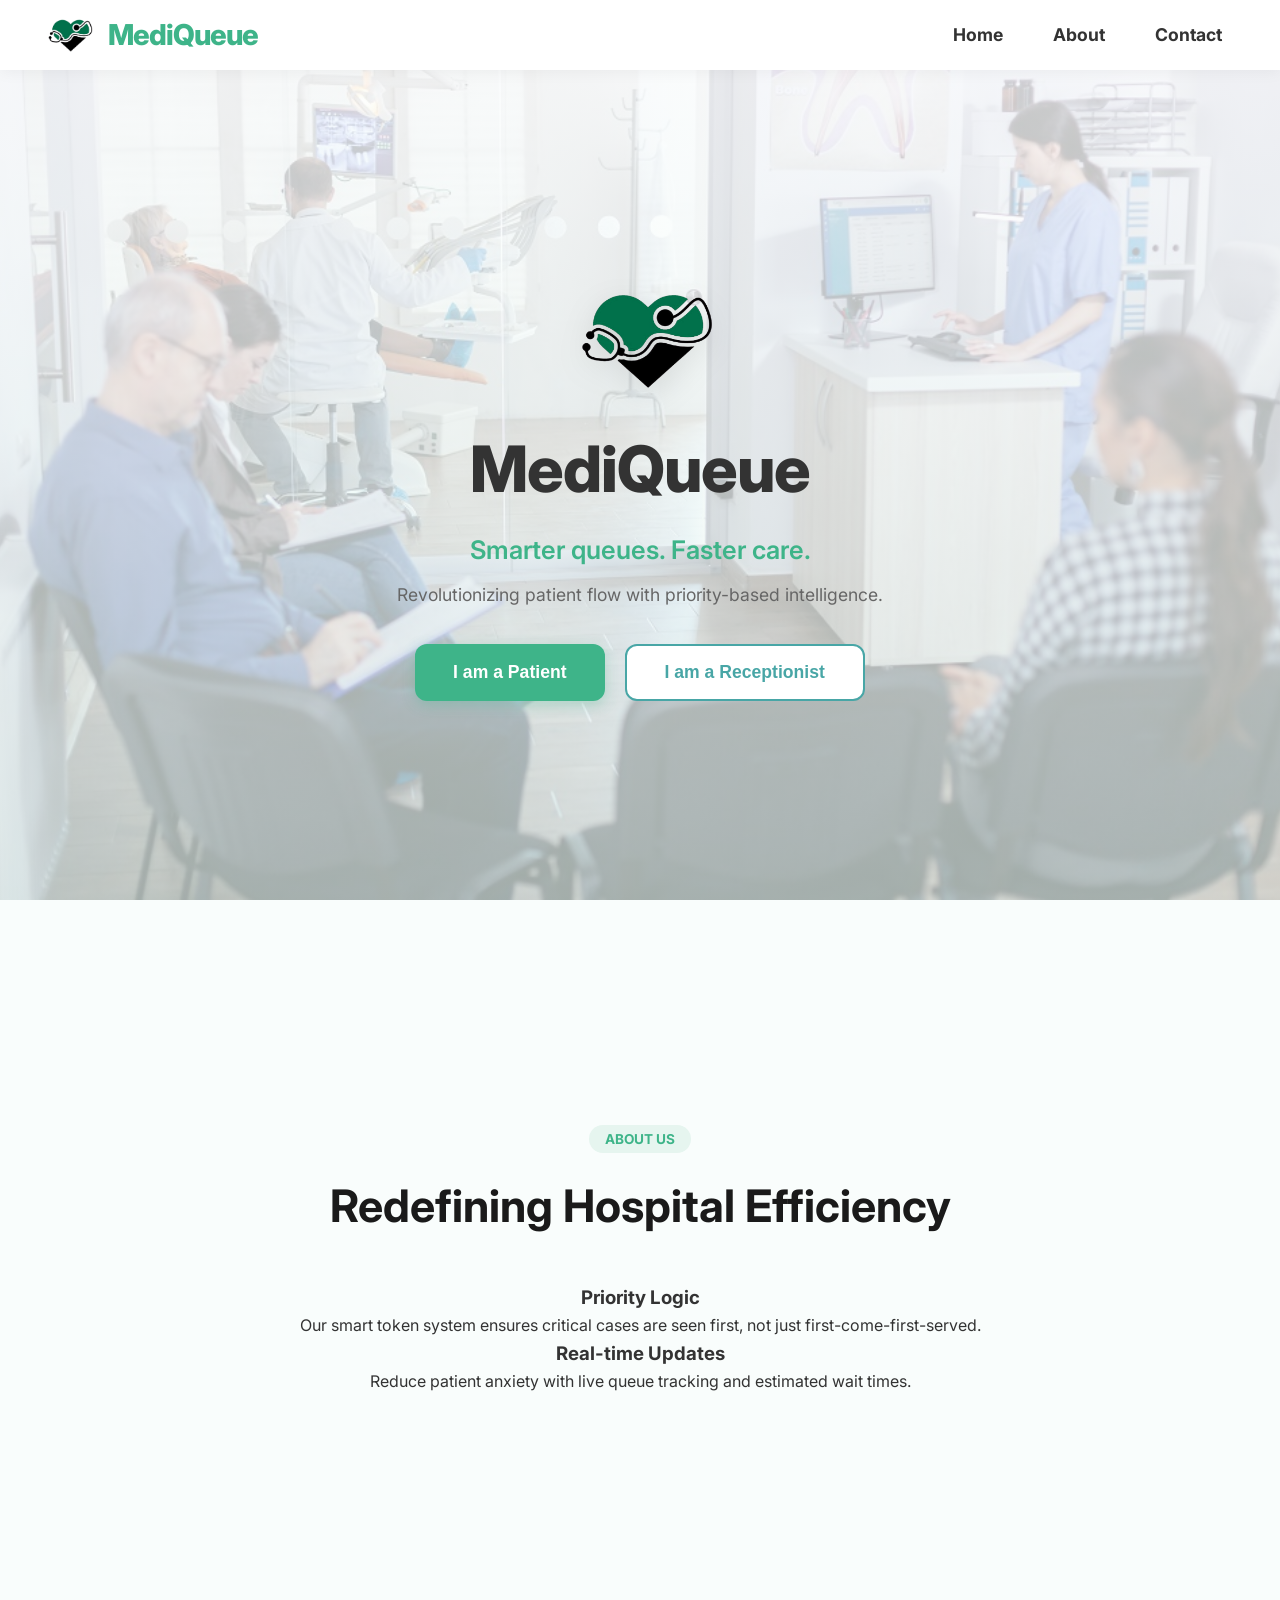
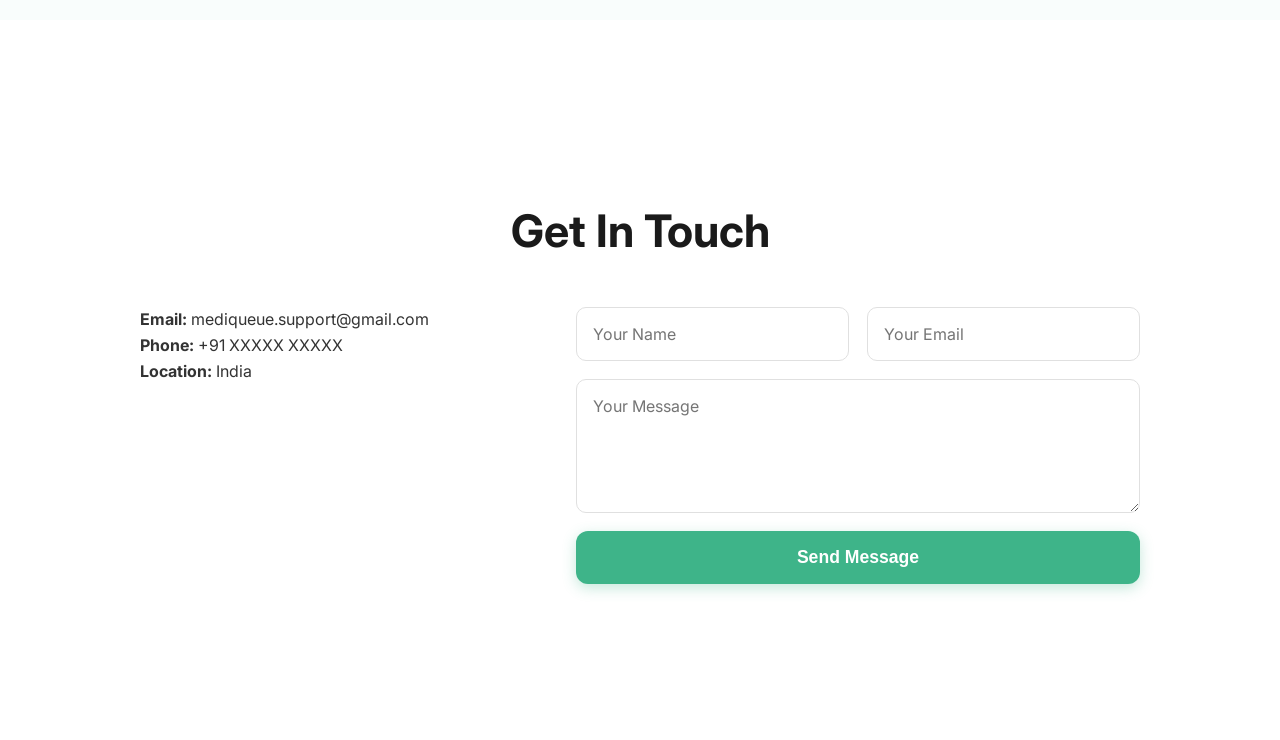
<file: index.html>
<!DOCTYPE html>
<html lang="en">

<head>
    <meta charset="UTF-8">
    <meta name="viewport" content="width=device-width, initial-scale=1.0">
    <title>MediQueue | Smarter Healthcare</title>
    <link rel="stylesheet" href="home.css">
    <link href="https://fonts.googleapis.com/css2?family=Inter:wght@400;600;700&display=swap" rel="stylesheet">
</head>

<body>
    <header class="navbar">
        <div class="nav-container">
            <div class="nav-left">
                <img src="logo.png" class="nav-logo" alt="Logo">
                <span class="nav-title">MediQueue</span>
            </div>
            <nav class="nav-right">
                <a href="#home" class="nav-link">Home</a>
                <a href="#about" class="nav-link">About</a>
                <a href="#contact" class="nav-link">Contact</a>
            </nav>
        </div>
    </header>

    <section id="home" class="hero-section">
        <div class="hero-content">
            <div class="main-logo-wrapper">
                <img src="logo.png" class="main-logo" alt="MediQueue Logo">
            </div>

            <h1 class="app-name">MediQueue</h1>
            <p class="tagline">Smarter queues. Faster care.</p>
            <p class="hero-subtext">Revolutionizing patient flow with priority-based intelligence.</p>

            <div class="button-group">
                <button class="btn-primary" id="patientBtn" onclick="goToPatient()">I am a Patient</button>
                <button class="btn-secondary" id="receptionistBtn" onclick="goToReceptionist()">I am a
                    Receptionist</button>
            </div>
        </div>
    </section>
    <section id="about" class="section">
        <div class="content-wrapper">
            <span class="section-badge">About Us</span>
            <h2>Redefining Hospital Efficiency</h2>
            <div class="about-grid">
                <div class="about-card">
                    <h3>Priority Logic</h3>
                    <p>Our smart token system ensures critical cases are seen first, not just
                        first-come-first-served.</p>
                </div>
                <div class="about-card">
                    <h3>Real-time Updates</h3>
                    <p>Reduce patient anxiety with live queue tracking and estimated wait times.</p>
                </div>
            </div>
        </div>
    </section>

    <section id="contact" class="section">
        <div class="content-wrapper">
            <h2>Get In Touch</h2>
            <div class="contact-container">
                <div class="contact-info">
                    <p><strong>Email:</strong> mediqueue.support@gmail.com</p>
                    <p><strong>Phone:</strong> +91 XXXXX XXXXX</p>
                    <p><strong>Location:</strong> India</p>
                </div>
                <form class="contact-form">
                    <div class="form-row">
                        <input type="text" placeholder="Your Name" required>
                        <input type="email" placeholder="Your Email" required>
                    </div>
                    <textarea placeholder="Your Message" rows="5" required></textarea>
                    <button type="submit" class="btn-primary">Send Message</button>
                </form>
            </div>
        </div>
    </section>
    </main>

    <script src="home.js"></script>
</body>

</html>
</file>
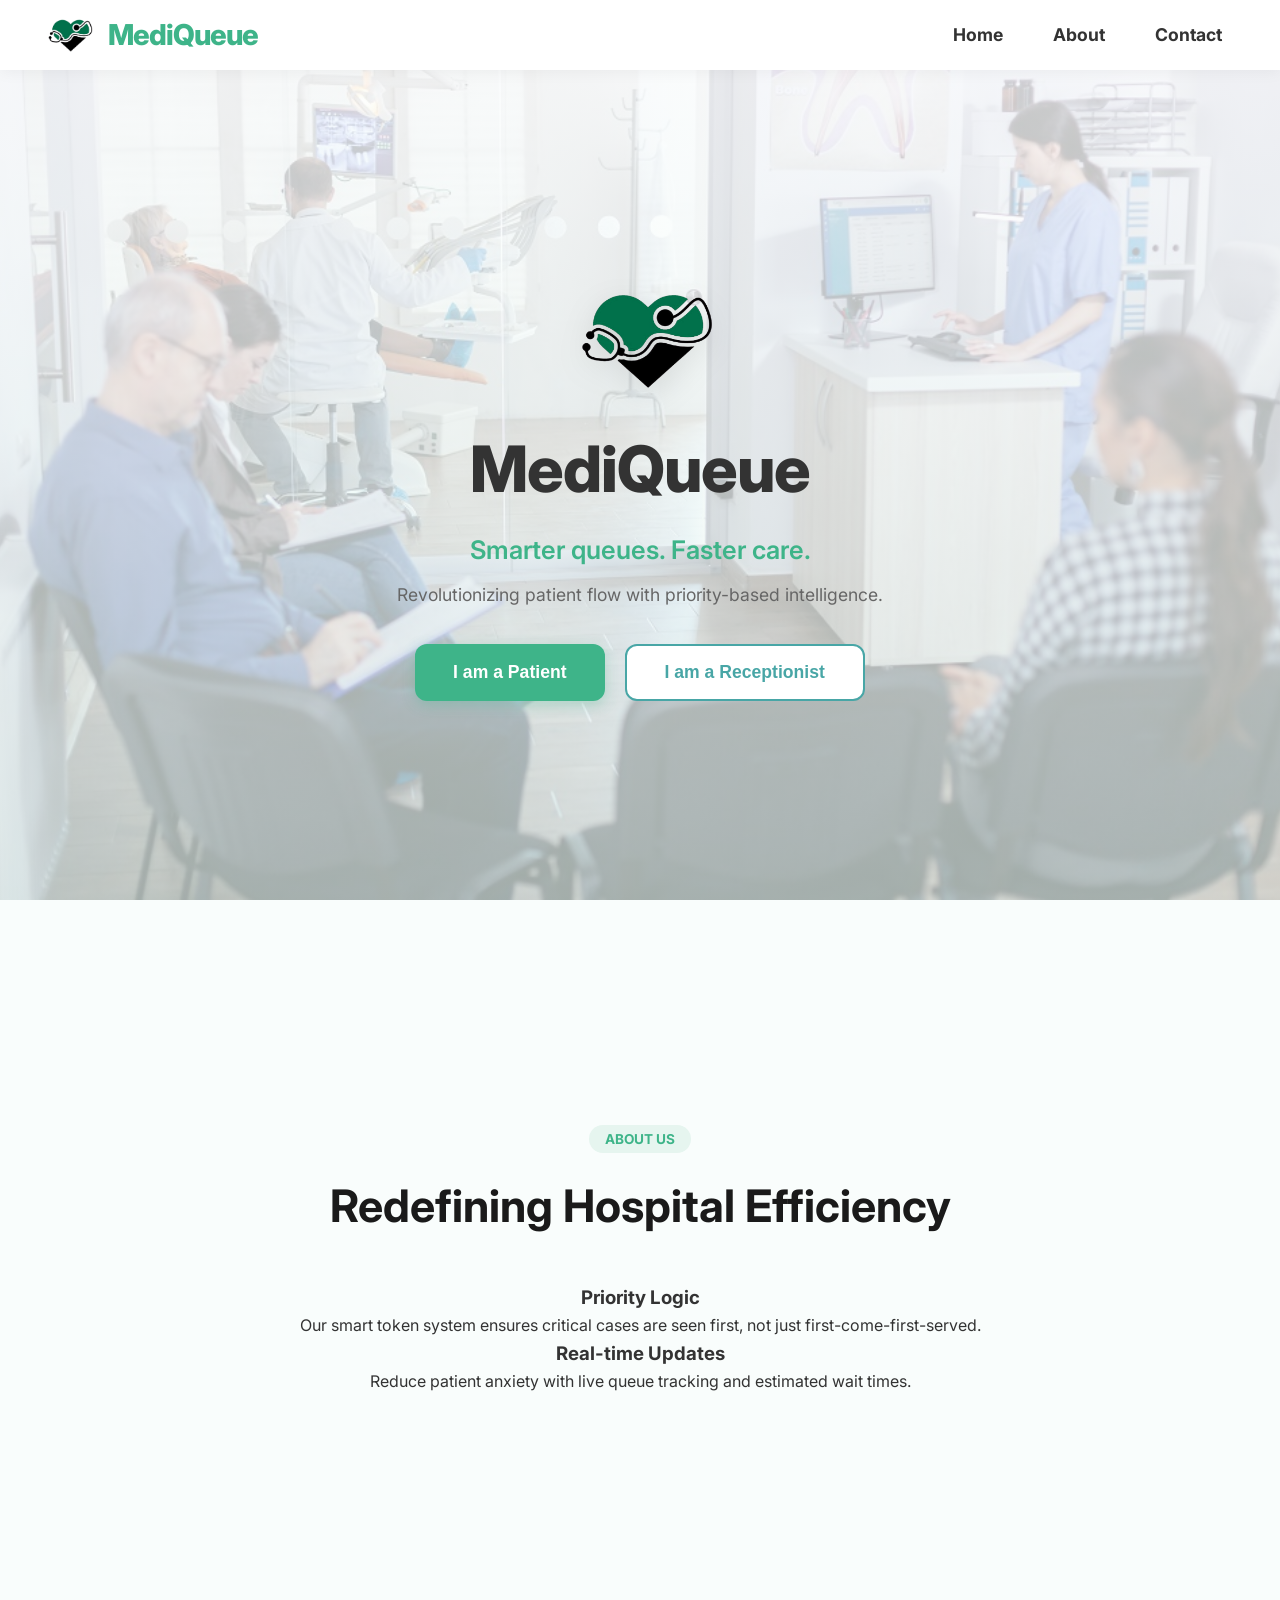
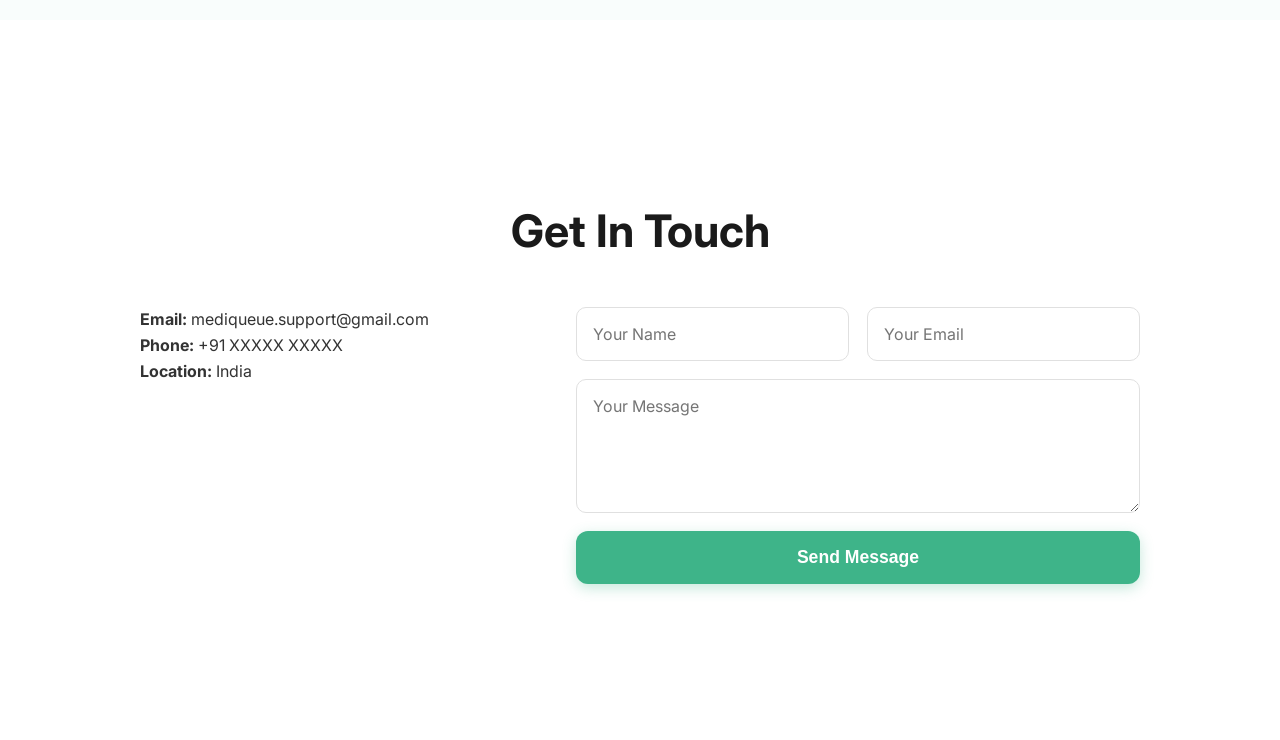
<file: landingPage/landingPage.html>
<!DOCTYPE html>
<html lang="en">

<head>
    <meta charset="UTF-8">
    <meta name="viewport" content="width=device-width, initial-scale=1.0">
    <title>MediQueue | Smarter Healthcare</title>
    <link rel="stylesheet" href="landingPage.css">
    <link href="https://fonts.googleapis.com/css2?family=Inter:wght@400;600;700&display=swap" rel="stylesheet">
</head>

<body>
    <header class="navbar">
        <div class="nav-container">
            <div class="nav-left">
                <img src="logo.png" class="nav-logo" alt="Logo">
                <span class="nav-title">MediQueue</span>
            </div>
            <nav class="nav-right">
                <a href="#home" class="nav-link">Home</a>
                <a href="#about" class="nav-link">About</a>
                <a href="#contact" class="nav-link">Contact</a>
            </nav>
        </div>
    </header>

    <section id="home" class="hero-section">
        <div class="hero-content">
            <div class="main-logo-wrapper">
                <img src="logo.png" class="main-logo" alt="MediQueue Logo">
            </div>

            <h1 class="app-name">MediQueue</h1>
            <p class="tagline">Smarter queues. Faster care.</p>
            <p class="hero-subtext">Revolutionizing patient flow with priority-based intelligence.</p>

            <div class="button-group">
                <button class="btn-primary" id="patientBtn" onclick="goToPatient()">I am a Patient</button>
                <button class="btn-secondary" id="receptionistBtn" onclick="goToReceptionist()">I am a
                    Receptionist</button>
            </div>
        </div>
    </section>
    <section id="about" class="section">
        <div class="content-wrapper">
            <span class="section-badge">About Us</span>
            <h2>Redefining Hospital Efficiency</h2>
            <div class="about-grid">
                <div class="about-card">
                    <h3>Priority Logic</h3>
                    <p>Our smart token system ensures critical cases are seen first, not just
                        first-come-first-served.</p>
                </div>
                <div class="about-card">
                    <h3>Real-time Updates</h3>
                    <p>Reduce patient anxiety with live queue tracking and estimated wait times.</p>
                </div>
            </div>
        </div>
    </section>

    <section id="contact" class="section">
        <div class="content-wrapper">
            <h2>Get In Touch</h2>
            <div class="contact-container">
                <div class="contact-info">
                    <p><strong>Email:</strong> mediqueue.support@gmail.com</p>
                    <p><strong>Phone:</strong> +91 XXXXX XXXXX</p>
                    <p><strong>Location:</strong> India</p>
                </div>
                <form class="contact-form">
                    <div class="form-row">
                        <input type="text" placeholder="Your Name" required>
                        <input type="email" placeholder="Your Email" required>
                    </div>
                    <textarea placeholder="Your Message" rows="5" required></textarea>
                    <button type="submit" class="btn-primary">Send Message</button>
                </form>
            </div>
        </div>
    </section>
    </main>

    <script src="landingPage.js"></script>
</body>

</html>
</file>
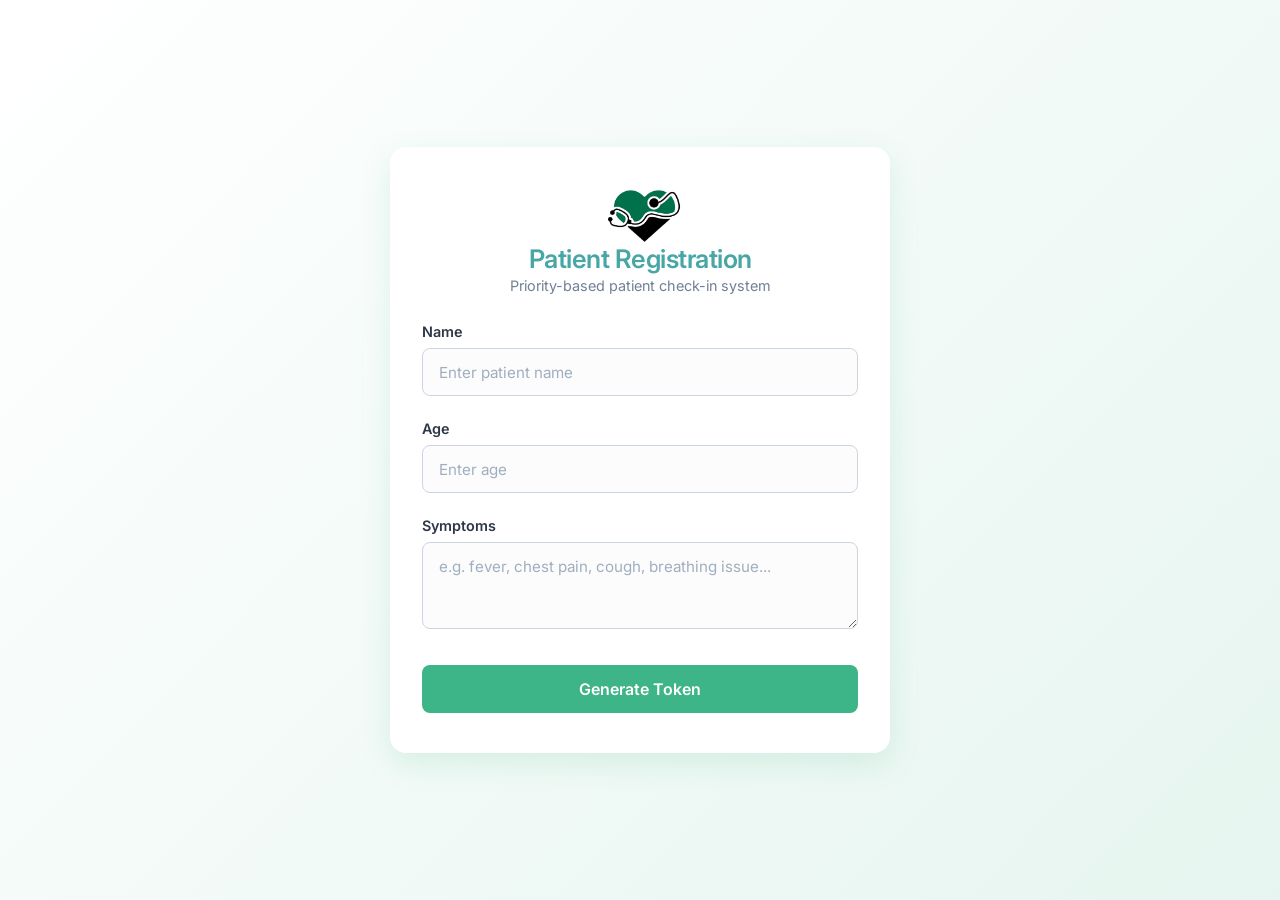
<file: patientSide/patient.html>
<!DOCTYPE html>
<html lang="en">

<head>
    <meta charset="UTF-8">
    <meta name="viewport" content="width=device-width, initial-scale=1.0">
    <title>MediQueue</title>
    <link rel="stylesheet" href="patient.css">
    <link href="https://fonts.googleapis.com/css2?family=Inter:wght@400;500;600&display=swap" rel="stylesheet">
</head>

<body>

    <main class="container">
        <section class="card">

            <!-- 🔹 Logo + Branding -->
            <div class="logo-box">
                <img src="logo.png" alt="logo">
            </div>

            <h1 class="app-name">Patient Registration</h1>
            <p class="tagline">Priority-based patient check-in system</p>

            <!-- 🔹 Form -->
            <form id="registrationForm">

                <div class="form-group">
                    <label for="name">Name</label>
                    <input type="text" id="name" name="name" required placeholder="Enter patient name">
                </div>

                <div class="form-group">
                    <label for="age">Age</label>
                    <input type="number" id="age" name="age" required min="0" placeholder="Enter age">
                </div>

                <div class="form-group">
                    <label for="symptoms">Symptoms</label>
                    <textarea id="symptoms" name="symptoms" required rows="3"
                        placeholder="e.g. fever, chest pain, cough, breathing issue..."></textarea>
                </div>

                <button type="submit" class="submit-btn">Generate Token</button>

            </form>

        </section>
    </main>

    <script src="patient.js"></script>
</body>

</html>
</file>
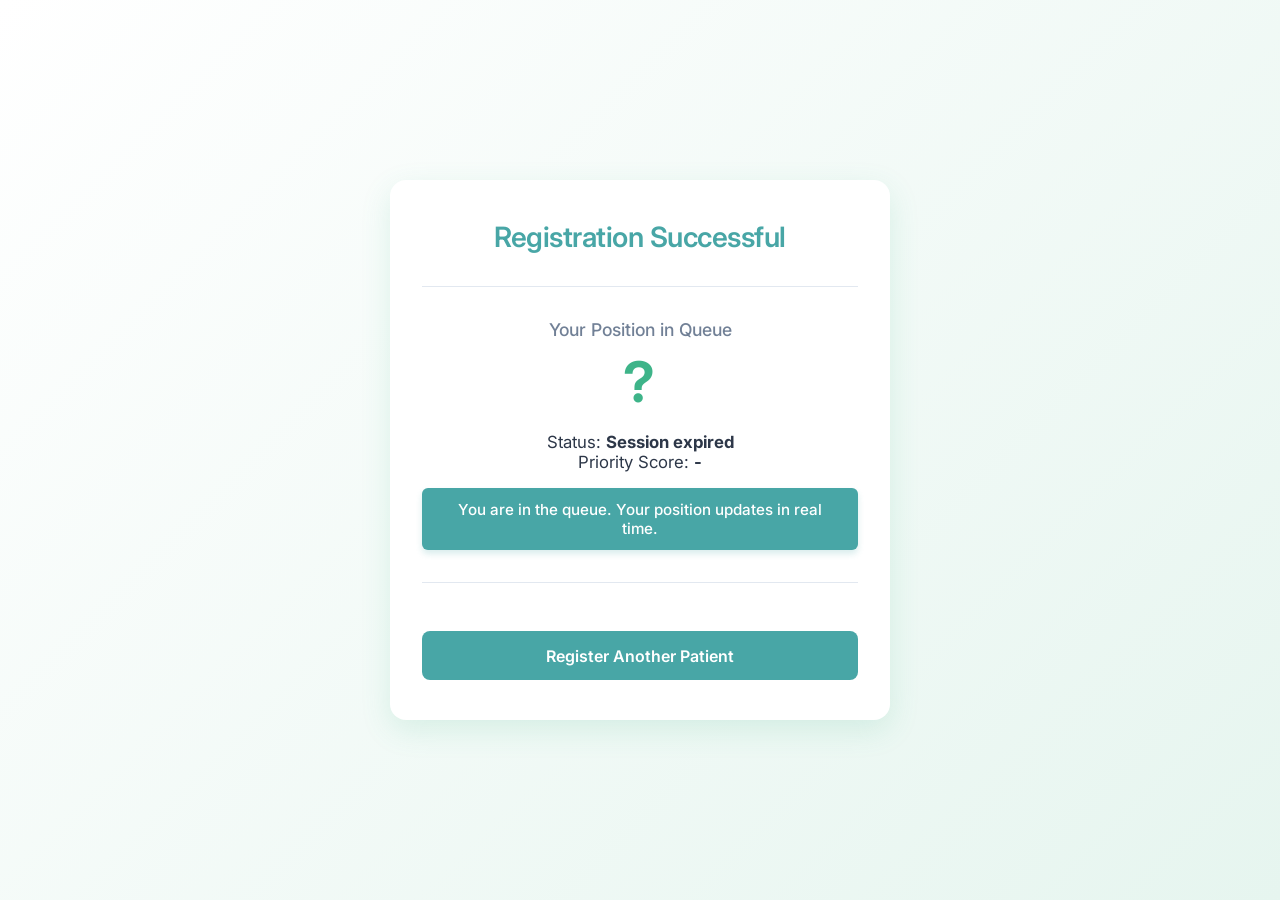
<file: patientSide/token.html>
<!DOCTYPE html>
<html lang="en">
<head>
    <meta charset="UTF-8">
    <meta name="viewport" content="width=device-width, initial-scale=1.0">
    <title>Your Token - MediQueue</title>
    <link rel="stylesheet" href="patient.css">
    <link href="https://fonts.googleapis.com/css2?family=Inter:wght@400;500;600;700&display=swap" rel="stylesheet">
</head>
<body>
    <main class="container">
        <section class="card" style="text-align: center;">
            <h1>Registration Successful</h1>

            <div class="divider"></div>

            <div class="token-display" style="display: block; opacity: 1;">
                <h3>Your Position in Queue</h3>
                <div id="tokenNumber" class="token-value">-</div>

                <div style="margin-top: 1rem; color: var(--text-primary); font-size: 1.05rem;">
                    <p>Status: <strong id="tokenCondition">-</strong></p>
                    <p>Priority Score: <strong id="tokenScore">-</strong></p>
                </div>

                <p class="token-message" style="margin-top: 1rem;">
                    You are in the queue. Your position updates in real time.
                </p>
            </div>

            <div class="divider"></div>

            <button onclick="window.location.href='patient.html'" class="submit-btn"
                style="background-color: var(--secondary); margin-top: 1rem;">
                Register Another Patient
            </button>
        </section>
    </main>
    <script src="token.js"></script>
</body>
</html>
</file>
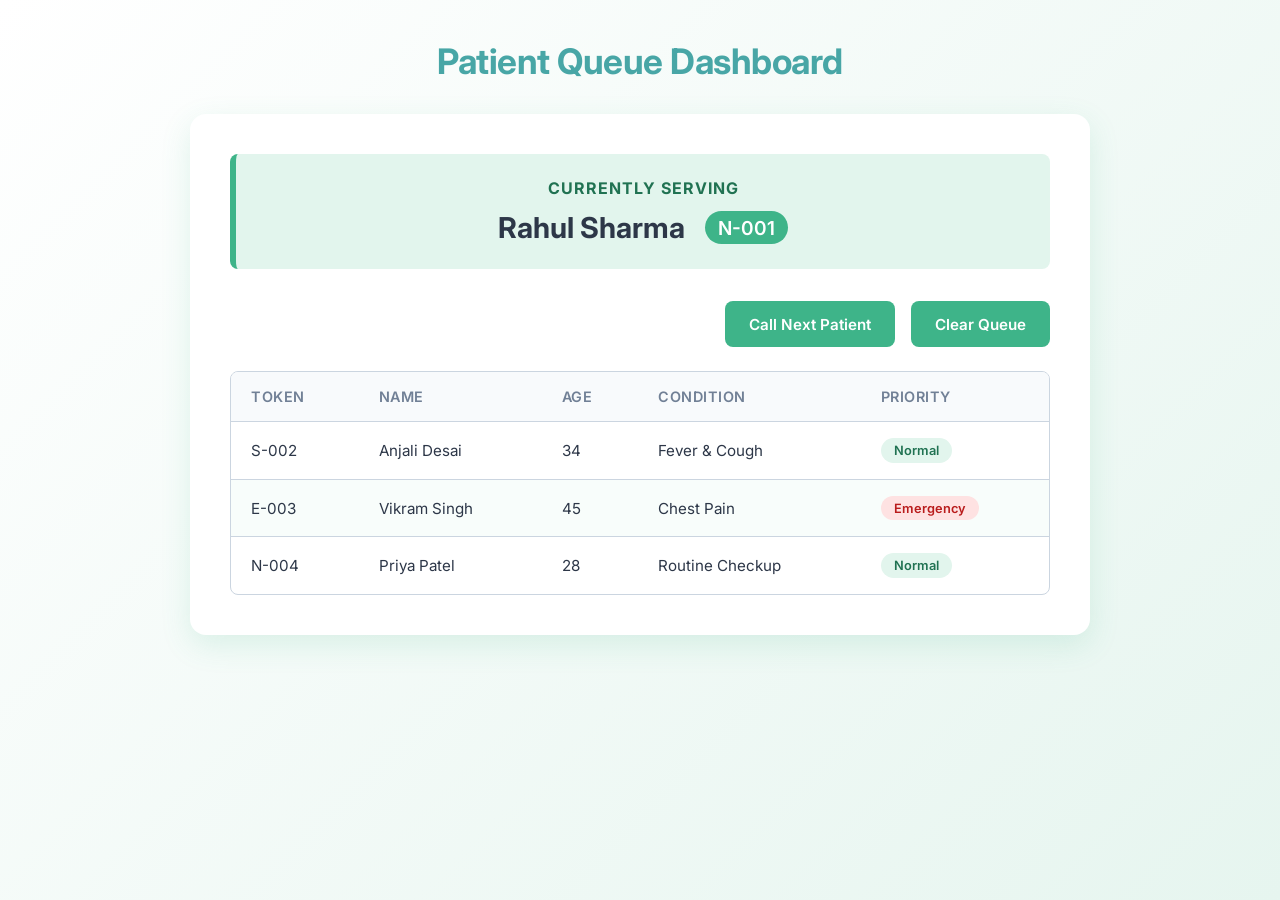
<file: receptionist/receptionist.html>
<!DOCTYPE html>
<html lang="en">
<head>
    <meta charset="UTF-8">
    <meta name="viewport" content="width=device-width, initial-scale=1.0">
    <title>Receptionist Dashboard - MediQueue</title>
    <link rel="stylesheet" href="receptionist.css">
    <link href="https://fonts.googleapis.com/css2?family=Inter:wght@400;500;600;700&display=swap" rel="stylesheet">
</head>
<body>
    <main class="container">
        <!-- Top Heading -->
        <header>
            <h1>Patient Queue Dashboard</h1>
        </header>

        <!-- Main Card Container -->
        <section class="card">
            
            <!-- Currently Serving Section -->
            <div class="serving-card">
                <h2>Currently Serving</h2>
                <div class="patient-name">Rahul Sharma <span class="token-badge">N-001</span></div>
            </div>

            <!-- Action Buttons -->
            <div class="action-buttons">
                <button class="primary-btn">Call Next Patient</button>
                <button class="primary-btn">Clear Queue</button>
            </div>

            <!-- Queue Table -->
            <div class="table-container">
                <table>
                    <thead>
                        <tr>
                            <th>Token</th>
                            <th>Name</th>
                            <th>Age</th>
                            <th>Condition</th>
                            <th>Priority</th>
                        </tr>
                    </thead>
                    <tbody>
                        <tr>
                            <td>S-002</td>
                            <td>Anjali Desai</td>
                            <td>34</td>
                            <td>Fever & Cough</td>
                            <td><span class="badge badge-normal">Normal</span></td>
                        </tr>
                        <tr>
                            <td>E-003</td>
                            <td>Vikram Singh</td>
                            <td>45</td>
                            <td>Chest Pain</td>
                            <td><span class="badge badge-emergency">Emergency</span></td>
                        </tr>
                        <tr>
                            <td>N-004</td>
                            <td>Priya Patel</td>
                            <td>28</td>
                            <td>Routine Checkup</td>
                            <td><span class="badge badge-normal">Normal</span></td>
                        </tr>
                    </tbody>
                </table>
            </div>
            
        </section>
    </main>
</body>
</html>
</file>
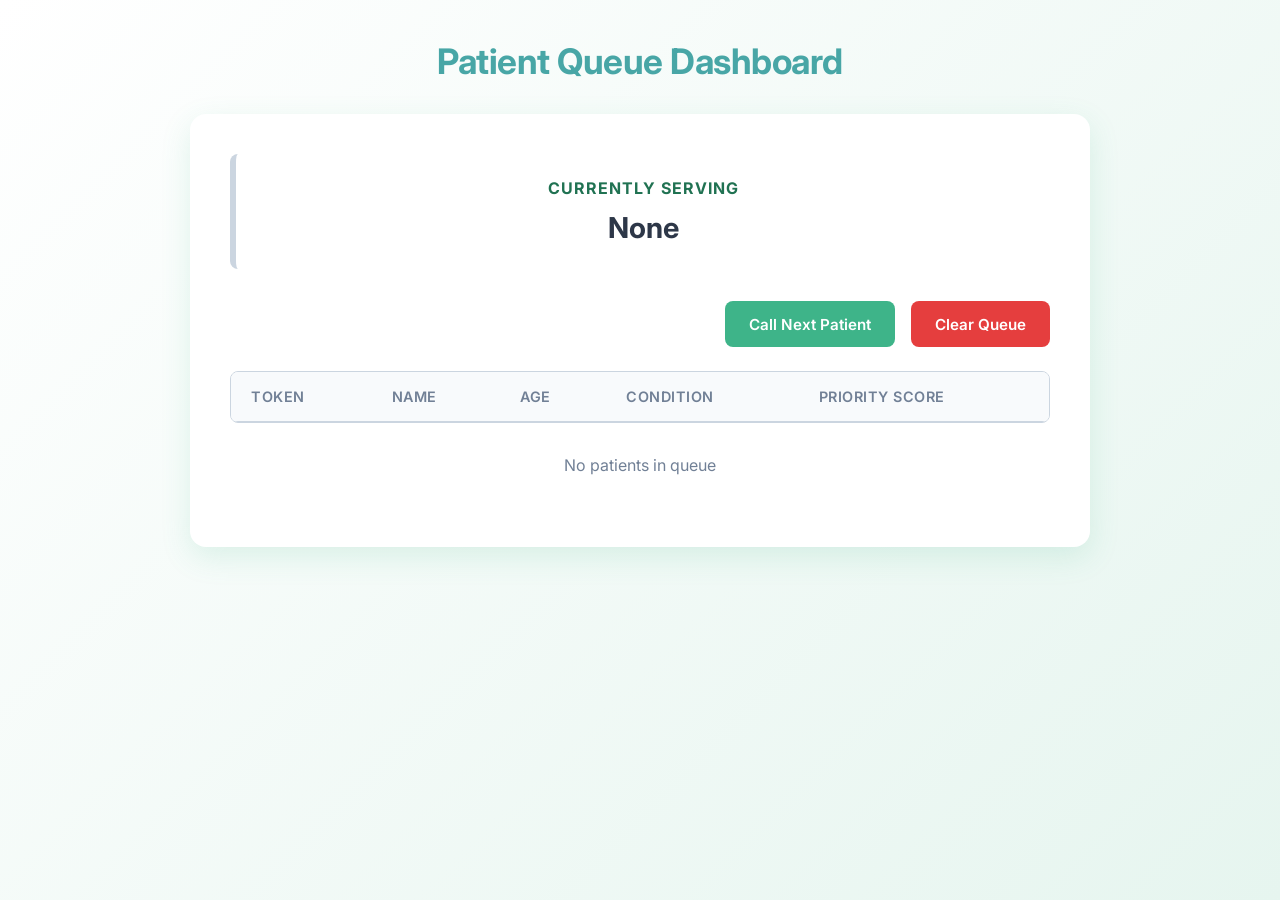
<file: receptionistSide/receptionist.html>
<!DOCTYPE html>
<html lang="en">
<head>
    <meta charset="UTF-8">
    <meta name="viewport" content="width=device-width, initial-scale=1.0">
    <title>Receptionist Dashboard - MediQueue</title>
    <link rel="stylesheet" href="receptionist.css">
    <link href="https://fonts.googleapis.com/css2?family=Inter:wght@400;500;600;700&display=swap" rel="stylesheet">
</head>
<body>
    <main class="container">

        <header>
            <h1>Patient Queue Dashboard</h1>
        </header>

        <section class="card">

            <!-- Currently Serving (shown after calling a patient) -->
            <div class="serving-card" id="currentlyServing" style="display: none;">
                <h2>Currently Serving</h2>
                <div class="patient-name">
                    <span id="servingName">-</span>
                    <span id="servingToken" class="token-badge">-</span>
                </div>
            </div>

            <!-- Default state: nobody called yet -->
            <div id="noServing" class="serving-card"
                style="background-color: var(--surface); border-left: 6px solid var(--border);">
                <h2>Currently Serving</h2>
                <div class="patient-name">None</div>
            </div>

            <!-- Action Buttons -->
            <div class="action-buttons">
                <button id="btnCallNext" class="primary-btn">Call Next Patient</button>
                <button id="btnClearQueue" class="primary-btn"
                    style="background-color: #e53e3e;">Clear Queue</button>
            </div>

            <!-- Queue Table -->
            <div class="table-container">
                <table>
                    <thead>
                        <tr>
                            <th>Token</th>
                            <th>Name</th>
                            <th>Age</th>
                            <th>Condition</th>
                            <th>Priority Score</th>
                        </tr>
                    </thead>
                    <tbody id="queueTableBody">
                        <!-- Rows injected by receptionist.js -->
                    </tbody>
                </table>
            </div>

            <div id="emptyMessage"
                style="text-align: center; padding: 2rem; color: var(--text-secondary); display: none;">
                No patients in queue
            </div>

        </section>
    </main>
    <script src="receptionist.js"></script>
</body>
</html>
</file>
<file: home.css>
/* --- 1. GLOBAL DEFAULTS --- */
* {
    box-sizing: border-box;
    margin: 0;
    padding: 0;
}

html {
    scroll-behavior: smooth;
}

body {
    font-family: 'Inter', sans-serif;
    color: #333;
    line-height: 1.6;
    overflow-x: hidden;
    background-color: #fff;
    /* Ensure white background for other sections */
}

/* --- 2. NAVBAR (Compact & High-Impact) --- */
.navbar {
    position: fixed;
    top: 0;
    left: 0;
    width: 100%;
    height: 70px;
    /* 🔥 DECREASED: From 90px to 70px for a slimmer profile */
    background: rgba(255, 255, 255, 0.98);
    backdrop-filter: blur(10px);
    display: flex;
    align-items: center;
    z-index: 1000;
    box-shadow: 0 2px 15px rgba(0, 0, 0, 0.05);
    padding: 0 3%;
    /* Pushes content closer to the screen edges */
}

.nav-container {
    width: 100%;
    max-width: 1600px;
    /* Allows the logo to go further into the corner */
    margin: 0 auto;
    display: flex;
    justify-content: space-between;
    align-items: center;
}

.nav-left {
    display: flex;
    align-items: center;
    gap: 10px;
    cursor: pointer;
}

.nav-logo {
    width: 60px;
    /* 🔥 BIGGER: Increased size for better branding */
    height: auto;
}

.nav-title {
    font-size: 1.8rem;
    /* 🔥 INCREASED: Bold branding */
    font-weight: 800;
    color: #3EB489;
    letter-spacing: -1px;
}

/* --- NAV LINKS --- */
.nav-right {
    display: flex;
    gap: 10px;
}

.nav-link {
    text-decoration: none;
    color: #333;
    font-weight: 700;
    /* 🔥 INCREASED: Thicker font */
    font-size: 1.1rem;
    /* 🔥 INCREASED: Larger text for readability */
    padding: 8px 20px;
    border-radius: 50px;
    transition: all 0.3s ease;
}

.nav-link:hover {
    color: #3EB489;
    background: rgba(62, 180, 137, 0.1);
}

/* --- HERO ADJUSTMENT --- */
.hero-content {
    /* Since navbar is now 70px, we adjust the margin-top */
    margin-top: 70px;
}

/* --- 3. HERO SECTION (With Background Image) --- */
.hero-section {
    width: 100%;
    min-height: 100vh;
    display: flex;
    align-items: center;
    justify-content: center;
    text-align: center;
    /* PATH TIP: If your CSS is in a folder, use "../recption.jpg" */
    background:
        linear-gradient(rgba(255, 255, 255, 0.8), rgba(230, 245, 239, 0.7)),
        url("recption.jpg");
    background-size: cover;
    background-position: center;
    background-repeat: no-repeat;
    background-attachment: fixed;
}

.hero-content {
    display: flex;
    flex-direction: column;
    align-items: center;
    /* Centers everything horizontally */
    max-width: 800px;
    padding: 20px;
    margin-top: 90px;
    /* Prevents text from hiding under navbar */
}

.main-logo {
    width: 180px;
    /* Big Home Logo */
    height: auto;
    margin-bottom: 20px;
    filter: drop-shadow(0 10px 15px rgba(0, 0, 0, 0.1));
}

.app-name {
    font-size: 4rem;
    font-weight: 800;
    margin-bottom: 10px;
    letter-spacing: -1px;
}

.tagline {
    font-size: 1.6rem;
    color: #3EB489;
    font-weight: 600;
    margin-bottom: 10px;
}

.hero-subtext {
    color: #666;
    margin-bottom: 35px;
    font-size: 1.1rem;
}

/* --- 4. BUTTONS --- */
.button-group {
    display: flex;
    gap: 20px;
    justify-content: center;
    width: 100%;
}

button {
    padding: 16px 38px;
    border-radius: 12px;
    font-size: 1.1rem;
    font-weight: 700;
    cursor: pointer;
    transition: all 0.3s ease;
    border: none;
}

.btn-primary {
    background: #3EB489;
    color: white;
    box-shadow: 0 4px 14px rgba(62, 180, 137, 0.3);
}

.btn-primary:hover {
    background: #2F9A72;
    transform: translateY(-3px);
    box-shadow: 0 8px 20px rgba(62, 180, 137, 0.4);
}

.btn-secondary {
    background: #fff;
    color: #48a6a6;
    border: 2px solid #48a6a6;
}

.btn-secondary:hover {
    background: #f0fafb;
    transform: translateY(-3px);
    box-shadow: 0 8px 20px rgba(72, 166, 166, 0.15);
}

/* --- 5. CONTENT SECTIONS (About & Contact) --- */
.section {
    padding: 120px 20px;
    min-height: 80vh;
    display: flex;
    justify-content: center;
    align-items: center;
}

#about {
    background-color: #f9fdfc;
}

#contact {
    background-color: #ffffff;
}

.content-wrapper {
    max-width: 1000px;
    width: 100%;
    text-align: center;
}

.section-badge {
    background: #e6f5ef;
    color: #3EB489;
    padding: 6px 16px;
    border-radius: 20px;
    font-size: 0.85rem;
    text-transform: uppercase;
    font-weight: 700;
}

h2 {
    font-size: 2.8rem;
    margin: 20px 0 40px;
    color: #1a1a1a;
}

/* --- 6. CONTACT FORM --- */
.contact-container {
    display: grid;
    grid-template-columns: 1fr 1.5fr;
    gap: 60px;
    text-align: left;
    margin-top: 40px;
}

.contact-form {
    display: flex;
    flex-direction: column;
    gap: 18px;
}

.form-row {
    display: flex;
    gap: 18px;
}

input,
textarea {
    width: 100%;
    padding: 16px;
    border: 1px solid #e0e0e0;
    border-radius: 10px;
    font-family: inherit;
    font-size: 1rem;
    outline: none;
    transition: 0.3s;
}

input:focus,
textarea:focus {
    border-color: #3EB489;
    box-shadow: 0 0 0 4px rgba(62, 180, 137, 0.1);
}
</file>
<file: landingPage/landingPage.css>
/* --- 1. GLOBAL DEFAULTS --- */
* {
    box-sizing: border-box;
    margin: 0;
    padding: 0;
}

html {
    scroll-behavior: smooth;
}

body {
    font-family: 'Inter', sans-serif;
    color: #333;
    line-height: 1.6;
    overflow-x: hidden;
    background-color: #fff;
    /* Ensure white background for other sections */
}

/* --- 2. NAVBAR (Compact & High-Impact) --- */
.navbar {
    position: fixed;
    top: 0;
    left: 0;
    width: 100%;
    height: 70px;
    /* 🔥 DECREASED: From 90px to 70px for a slimmer profile */
    background: rgba(255, 255, 255, 0.98);
    backdrop-filter: blur(10px);
    display: flex;
    align-items: center;
    z-index: 1000;
    box-shadow: 0 2px 15px rgba(0, 0, 0, 0.05);
    padding: 0 3%;
    /* Pushes content closer to the screen edges */
}

.nav-container {
    width: 100%;
    max-width: 1600px;
    /* Allows the logo to go further into the corner */
    margin: 0 auto;
    display: flex;
    justify-content: space-between;
    align-items: center;
}

.nav-left {
    display: flex;
    align-items: center;
    gap: 10px;
    cursor: pointer;
}

.nav-logo {
    width: 60px;
    /* 🔥 BIGGER: Increased size for better branding */
    height: auto;
}

.nav-title {
    font-size: 1.8rem;
    /* 🔥 INCREASED: Bold branding */
    font-weight: 800;
    color: #3EB489;
    letter-spacing: -1px;
}

/* --- NAV LINKS --- */
.nav-right {
    display: flex;
    gap: 10px;
}

.nav-link {
    text-decoration: none;
    color: #333;
    font-weight: 700;
    /* 🔥 INCREASED: Thicker font */
    font-size: 1.1rem;
    /* 🔥 INCREASED: Larger text for readability */
    padding: 8px 20px;
    border-radius: 50px;
    transition: all 0.3s ease;
}

.nav-link:hover {
    color: #3EB489;
    background: rgba(62, 180, 137, 0.1);
}

/* --- HERO ADJUSTMENT --- */
.hero-content {
    /* Since navbar is now 70px, we adjust the margin-top */
    margin-top: 70px;
}

/* --- 3. HERO SECTION (With Background Image) --- */
.hero-section {
    width: 100%;
    min-height: 100vh;
    display: flex;
    align-items: center;
    justify-content: center;
    text-align: center;
    /* PATH TIP: If your CSS is in a folder, use "../recption.jpg" */
    background:
        linear-gradient(rgba(255, 255, 255, 0.8), rgba(230, 245, 239, 0.7)),
        url("recption.jpg");
    background-size: cover;
    background-position: center;
    background-repeat: no-repeat;
    background-attachment: fixed;
}

.hero-content {
    display: flex;
    flex-direction: column;
    align-items: center;
    /* Centers everything horizontally */
    max-width: 800px;
    padding: 20px;
    margin-top: 90px;
    /* Prevents text from hiding under navbar */
}

.main-logo {
    width: 180px;
    /* Big Home Logo */
    height: auto;
    margin-bottom: 20px;
    filter: drop-shadow(0 10px 15px rgba(0, 0, 0, 0.1));
}

.app-name {
    font-size: 4rem;
    font-weight: 800;
    margin-bottom: 10px;
    letter-spacing: -1px;
}

.tagline {
    font-size: 1.6rem;
    color: #3EB489;
    font-weight: 600;
    margin-bottom: 10px;
}

.hero-subtext {
    color: #666;
    margin-bottom: 35px;
    font-size: 1.1rem;
}

/* --- 4. BUTTONS --- */
.button-group {
    display: flex;
    gap: 20px;
    justify-content: center;
    width: 100%;
}

button {
    padding: 16px 38px;
    border-radius: 12px;
    font-size: 1.1rem;
    font-weight: 700;
    cursor: pointer;
    transition: all 0.3s ease;
    border: none;
}

.btn-primary {
    background: #3EB489;
    color: white;
    box-shadow: 0 4px 14px rgba(62, 180, 137, 0.3);
}

.btn-primary:hover {
    background: #2F9A72;
    transform: translateY(-3px);
    box-shadow: 0 8px 20px rgba(62, 180, 137, 0.4);
}

.btn-secondary {
    background: #fff;
    color: #48a6a6;
    border: 2px solid #48a6a6;
}

.btn-secondary:hover {
    background: #f0fafb;
    transform: translateY(-3px);
    box-shadow: 0 8px 20px rgba(72, 166, 166, 0.15);
}

/* --- 5. CONTENT SECTIONS (About & Contact) --- */
.section {
    padding: 120px 20px;
    min-height: 80vh;
    display: flex;
    justify-content: center;
    align-items: center;
}

#about {
    background-color: #f9fdfc;
}

#contact {
    background-color: #ffffff;
}

.content-wrapper {
    max-width: 1000px;
    width: 100%;
    text-align: center;
}

.section-badge {
    background: #e6f5ef;
    color: #3EB489;
    padding: 6px 16px;
    border-radius: 20px;
    font-size: 0.85rem;
    text-transform: uppercase;
    font-weight: 700;
}

h2 {
    font-size: 2.8rem;
    margin: 20px 0 40px;
    color: #1a1a1a;
}

/* --- 6. CONTACT FORM --- */
.contact-container {
    display: grid;
    grid-template-columns: 1fr 1.5fr;
    gap: 60px;
    text-align: left;
    margin-top: 40px;
}

.contact-form {
    display: flex;
    flex-direction: column;
    gap: 18px;
}

.form-row {
    display: flex;
    gap: 18px;
}

input,
textarea {
    width: 100%;
    padding: 16px;
    border: 1px solid #e0e0e0;
    border-radius: 10px;
    font-family: inherit;
    font-size: 1rem;
    outline: none;
    transition: 0.3s;
}

input:focus,
textarea:focus {
    border-color: #3EB489;
    box-shadow: 0 0 0 4px rgba(62, 180, 137, 0.1);
}
</file>
<file: patientSide/patient.css>
/* =======================================
   MediQueue - Patient Registration CSS
   Theme: Mint Green / Teal (Healthcare)
======================================= */

/* --- CSS Variables (Color Palette & Theme) --- */
:root {
    --primary: #3EB489;
    /* Mint green */
    --primary-hover: #2F9A72;
    /* Slightly darker mint */
    --secondary: #48a6a6;
    /* Soft teal */
    --surface: #ffffff;
    /* White card background */
    --background-start: #ffffff;
    --background-end: #e6f5ef;
    /* Light mint background */
    --text-primary: #2d3748;
    /* Dark gray for readability */
    --text-secondary: #718096;
    /* Lighter gray */
    --border: #cbd5e0;
    /* Soft border color */
    --border-focus: #3EB489;
    /* Focus border color */
}

/* --- Global Resets & Basics --- */
* {
    box-sizing: border-box;
    margin: 0;
    padding: 0;
    font-family: 'Inter', -apple-system, BlinkMacSystemFont, "Segoe UI", Roboto, sans-serif;
}

/* --- Background and Centering --- */
body {
    background: linear-gradient(135deg, var(--background-start), var(--background-end));
    color: var(--text-primary);

    display: flex;
    justify-content: center;
    align-items: center;

    height: 100vh;
    /* ✅ changed from min-height */
    padding: 1.5rem;
}

/* --- Responsive Container --- */
.container {
    width: 100%;
    max-width: 500px;


    display: flex;
    /* ✅ added */
    justify-content: center;
}

/* --- Card Styling (Animation & Shadows) --- */
.card {
    background-color: var(--surface);
    border-radius: 16px;
    /* Rounded corners */
    /* Soft healthcare-themed shadow */
    box-shadow: 0 10px 30px rgba(62, 180, 137, 0.15);
    padding: 2.5rem 2rem;
    width: 100%;

    /* Soft animation on load */
    animation: fadeSlideUp 0.6s ease-out forwards;


}

/* Keyframes for the soft load animation */
@keyframes fadeSlideUp {
    from {
        opacity: 0;
        transform: translateY(20px);
    }

    to {
        opacity: 1;
        transform: translateY(0);
    }
}

/* --- Header/Title Styling --- */
h1 {
    font-size: 1.75rem;
    font-weight: 600;
    text-align: center;
    margin: 0;
    /* 🔥 removes extra gap */
    color: var(--secondary);
    letter-spacing: -0.5px;
}

/* --- Form Layout & Spacing --- */
.form-group {
    margin-bottom: 1.5rem;
    /* Spacing between fields */
}

label {
    display: block;
    font-size: 0.9rem;
    font-weight: 600;
    /* Slightly bold labels */
    margin-bottom: 0.5rem;
    color: var(--text-primary);
}

/* --- Inputs, Textarea & Select Styling --- */
input,
textarea,
select {
    width: 100%;
    padding: 0.85rem 1rem;
    border: 1px solid var(--border);
    /* Light border */
    border-radius: 8px;
    /* Rounded edges */
    font-size: 0.95rem;
    outline: none;
    color: var(--text-primary);
    background-color: #fcfcfc;

    /* Smooth transitions for hover and focus */
    transition: box-shadow 0.3s ease, border-color 0.3s ease, background-color 0.3s ease;
}

input::placeholder,
textarea::placeholder {
    color: #a0aec0;
}

/* Input Focus Glow Effect */
input:focus,
textarea:focus,
select:focus {
    border-color: var(--border-focus);
    background-color: #ffffff;
    /* Soft mint glow */
    box-shadow: 0 0 0 3px rgba(62, 180, 137, 0.2);
}

textarea {
    resize: vertical;
}

/* --- Generate Token Button --- */
.submit-btn {
    width: 100%;
    padding: 0.9rem;
    background-color: var(--primary);
    color: #ffffff;
    border: none;
    border-radius: 8px;
    /* Rounded corners */
    font-size: 1rem;
    font-weight: 600;
    cursor: pointer;
    margin-top: 0.5rem;

    /* Smooth hover effect with scaling */
    transition: background-color 0.3s ease, transform 0.2s ease, box-shadow 0.2s ease;
}

.submit-btn:hover {
    background-color: var(--primary-hover);
    transform: translateY(-2px) scale(1.01);
    /* Soft scale/lift effect */
    box-shadow: 0 4px 12px rgba(62, 180, 137, 0.3);
}

.submit-btn:active {
    transform: translateY(0) scale(0.99);
    /* Press down effect */
}

/* --- Result / Token Section --- */
.hidden {
    display: none;
}

.divider {
    height: 1px;
    background-color: #e2e8f0;
    margin: 2rem 0;
}

.token-display {
    text-align: center;
    /* Soft animation when displaying token */
    animation: fadeSlideUp 0.4s ease-out forwards;
}

.token-display h3 {
    font-size: 1.1rem;
    font-weight: 500;
    color: var(--text-secondary);
    margin-bottom: 0.5rem;
}

.token-value {
    font-size: 3.5rem;
    font-weight: 700;
    color: var(--primary);
    /* Mint green for token */
    margin-bottom: 0.5rem;
    letter-spacing: 2px;
}

.token-message {
    font-size: 0.95rem;
    padding: 0.75rem 1.25rem;
    color: #ffffff;
    /* White text on soft teal background */
    background-color: var(--secondary);
    /* Soft teal secondary color */
    border-radius: 6px;
    display: inline-block;
    font-weight: 500;
    box-shadow: 0 4px 6px rgba(72, 166, 166, 0.2);
}

/* --- Logo & Branding (NEW - add this) --- */

/* --- Logo & Branding (UPDATED) --- */

.logo-box {
    background: none;
    /* ❌ removed gradient box */
    box-shadow: none;
    /* ❌ removed shadow */
    padding: 0;
    /* ❌ removed extra space */
    border-radius: 0;

    display: flex;
    justify-content: center;
    align-items: center;

    width: auto;
    height: auto;

    margin: 0;
}

.logo-box img {
    width: 100px;
    /* ✅ bigger logo */
    display: block;
}

/* App name below logo */
.app-name {
    text-align: center;
    font-size: 1.6rem;
    font-weight: 600;
    color: var(--secondary);
    margin-top: 0;
    margin-bottom: 0.2rem;
}

/* Tagline */
.tagline {
    text-align: center;
    font-size: 0.9rem;
    color: var(--text-secondary);
    margin-bottom: 1.8rem;
    margin-top: 0;
}
</file>
<file: receptionist/receptionist.css>
/* =======================================
   MediQueue - Receptionist Dashboard CSS
   Theme: Mint Green / Teal (Healthcare)
======================================= */

/* --- CSS Variables (Shared with Patient Page) --- */
:root {
    --primary: #3EB489;         /* Mint green */
    --primary-hover: #2F9A72;   /* Slightly darker mint */
    --primary-dark: #207252;    /* Dark font readable on mint */
    --secondary: #48a6a6;       /* Soft teal */
    --surface: #ffffff;         /* White card background */
    --background-start: #ffffff;
    --background-end: #e6f5ef;  /* Light mint background */
    --text-primary: #2d3748;    /* Dark gray for text */
    --text-secondary: #718096;  /* Lighter gray for secondary text */
    --border: #cbd5e0;          /* Soft border color */
    
    /* Table specific colors */
    --row-even: #f8fdfb;        /* Very light mint */
    --row-hover: #eef9f5;       /* Slightly more mint on hover */
}

/* --- Global Resets --- */
* {
    box-sizing: border-box;
    margin: 0;
    padding: 0;
    font-family: 'Inter', -apple-system, sans-serif;
}

body {
    background: linear-gradient(135deg, var(--background-start), var(--background-end));
    color: var(--text-primary);
    display: flex;
    justify-content: center;
    align-items: flex-start; /* Align closer to top */
    min-height: 100vh;
    padding: 2.5rem 1.5rem;
}

/* --- Responsive Container --- */
.container {
    width: 100%;
    max-width: 900px; /* Wider container for table dashboard */
}

/* --- Header --- */
header h1 {
    font-size: 2.2rem;
    font-weight: 700;
    text-align: center;
    color: var(--secondary); /* Use teal for consistency */
    margin-bottom: 2rem;
    letter-spacing: -0.5px;
}

/* --- Main Card Layout --- */
.card {
    background-color: var(--surface);
    border-radius: 16px; 
    box-shadow: 0 10px 30px rgba(62, 180, 137, 0.15); /* Soft mint shadow */
    padding: 2.5rem;
    width: 100%;
    
    /* Optional load animation */
    animation: fadeSlideUp 0.5s ease-out forwards;
}

@keyframes fadeSlideUp {
    from { opacity: 0; transform: translateY(20px); }
    to { opacity: 1; transform: translateY(0); }
}

/* --- Currently Serving Highlight Box --- */
.serving-card {
    background-color: #E2F5ED; /* Slightly darker mint back */
    border-left: 6px solid var(--primary); /* Left border pop */
    padding: 1.5rem;
    border-radius: 8px;
    margin-bottom: 2rem;
    display: flex;
    flex-direction: column;
    align-items: center;
    justify-content: center;
    text-align: center;
}

.serving-card h2 {
    font-size: 1rem;
    color: var(--primary-dark);
    text-transform: uppercase;
    letter-spacing: 1px;
    margin-bottom: 0.75rem;
}

.patient-name {
    font-size: 1.8rem;
    font-weight: 700;
    color: var(--text-primary);
    display: flex;
    align-items: center;
    gap: 1.25rem;
}

.token-badge {
    background-color: var(--primary);
    color: white;
    padding: 0.3rem 0.8rem;
    border-radius: 20px;
    font-size: 1.2rem;
    font-weight: 600;
}

/* --- Buttons --- */
.action-buttons {
    display: flex;
    gap: 1rem; /* Spacing between buttons */
    margin-bottom: 1.5rem;
    justify-content: flex-end;
}

button {
    padding: 0.85rem 1.5rem;
    border: none;
    border-radius: 8px;
    font-size: 0.95rem;
    font-weight: 600;
    cursor: pointer;
    /* Smooth transition */
    transition: background-color 0.3s ease, transform 0.2s ease, box-shadow 0.2s ease;
}

.primary-btn {
    background-color: var(--primary);
    color: #ffffff;
}

.primary-btn:hover {
    background-color: var(--primary-hover);
    transform: translateY(-2px) scale(1.02); /* Slight scale */
    box-shadow: 0 4px 12px rgba(62, 180, 137, 0.3);
}

.primary-btn:active {
    transform: translateY(0) scale(0.99); /* Press down */
}

/* --- Table Styling --- */
.table-container {
    overflow-x: auto;
    border-radius: 8px;
    border: 1px solid var(--border);
}

table {
    width: 100%;
    border-collapse: collapse;
    text-align: left;
}

th, td {
    padding: 1rem 1.25rem;
    border-bottom: 1px solid var(--border);
}

th {
    background-color: #f8fafc;
    color: var(--text-secondary);
    font-weight: 600;
    font-size: 0.9rem;
    text-transform: uppercase;
    letter-spacing: 0.5px;
}

td {
    color: var(--text-primary);
    font-size: 0.95rem;
}

/* Alternate row styling with light mint shade */
tbody tr:nth-child(even) {
    background-color: var(--row-even);
}

/* Row hover effect */
tbody tr:hover {
    background-color: var(--row-hover);
    transition: background-color 0.2s ease;
}

/* Remove border from last row */
tbody tr:last-child td {
    border-bottom: none;
}

/* --- Priority Badges --- */
.badge {
    padding: 0.3rem 0.8rem;
    border-radius: 20px;
    font-size: 0.8rem;
    font-weight: 600;
    display: inline-block;
}

.badge-normal {
    background-color: #e2f5ed;
    color: var(--primary-dark);
}

.badge-emergency {
    background-color: #fee2e2;
    color: #b91c1c;
}

/* --- Responsive Layout --- */
@media (max-width: 768px) {
    .action-buttons {
        flex-direction: column;
        align-items: stretch;
    }
    
    .card {
        padding: 1.5rem;
    }
    
    .patient-name {
        flex-direction: column;
        gap: 0.5rem;
    }
}
</file>
<file: receptionistSide/receptionist.css>
/* =======================================
   MediQueue - Receptionist Dashboard CSS
   Theme: Mint Green / Teal (Healthcare)
======================================= */

/* --- CSS Variables (Shared with Patient Page) --- */
:root {
    --primary: #3EB489;         /* Mint green */
    --primary-hover: #2F9A72;   /* Slightly darker mint */
    --primary-dark: #207252;    /* Dark font readable on mint */
    --secondary: #48a6a6;       /* Soft teal */
    --surface: #ffffff;         /* White card background */
    --background-start: #ffffff;
    --background-end: #e6f5ef;  /* Light mint background */
    --text-primary: #2d3748;    /* Dark gray for text */
    --text-secondary: #718096;  /* Lighter gray for secondary text */
    --border: #cbd5e0;          /* Soft border color */
    
    /* Table specific colors */
    --row-even: #f8fdfb;        /* Very light mint */
    --row-hover: #eef9f5;       /* Slightly more mint on hover */
}

/* --- Global Resets --- */
* {
    box-sizing: border-box;
    margin: 0;
    padding: 0;
    font-family: 'Inter', -apple-system, sans-serif;
}

body {
    background: linear-gradient(135deg, var(--background-start), var(--background-end));
    color: var(--text-primary);
    display: flex;
    justify-content: center;
    align-items: flex-start; /* Align closer to top */
    min-height: 100vh;
    padding: 2.5rem 1.5rem;
}

/* --- Responsive Container --- */
.container {
    width: 100%;
    max-width: 900px; /* Wider container for table dashboard */
}

/* --- Header --- */
header h1 {
    font-size: 2.2rem;
    font-weight: 700;
    text-align: center;
    color: var(--secondary); /* Use teal for consistency */
    margin-bottom: 2rem;
    letter-spacing: -0.5px;
}

/* --- Main Card Layout --- */
.card {
    background-color: var(--surface);
    border-radius: 16px; 
    box-shadow: 0 10px 30px rgba(62, 180, 137, 0.15); /* Soft mint shadow */
    padding: 2.5rem;
    width: 100%;
    
    /* Optional load animation */
    animation: fadeSlideUp 0.5s ease-out forwards;
}

@keyframes fadeSlideUp {
    from { opacity: 0; transform: translateY(20px); }
    to { opacity: 1; transform: translateY(0); }
}

/* --- Currently Serving Highlight Box --- */
.serving-card {
    background-color: #E2F5ED; /* Slightly darker mint back */
    border-left: 6px solid var(--primary); /* Left border pop */
    padding: 1.5rem;
    border-radius: 8px;
    margin-bottom: 2rem;
    display: flex;
    flex-direction: column;
    align-items: center;
    justify-content: center;
    text-align: center;
}

.serving-card h2 {
    font-size: 1rem;
    color: var(--primary-dark);
    text-transform: uppercase;
    letter-spacing: 1px;
    margin-bottom: 0.75rem;
}

.patient-name {
    font-size: 1.8rem;
    font-weight: 700;
    color: var(--text-primary);
    display: flex;
    align-items: center;
    gap: 1.25rem;
}

.token-badge {
    background-color: var(--primary);
    color: white;
    padding: 0.3rem 0.8rem;
    border-radius: 20px;
    font-size: 1.2rem;
    font-weight: 600;
}

.badge-serious {
    background-color: #fef3c7;
    color: #92400e;
}

/* --- Buttons --- */
.action-buttons {
    display: flex;
    gap: 1rem; /* Spacing between buttons */
    margin-bottom: 1.5rem;
    justify-content: flex-end;
}

button {
    padding: 0.85rem 1.5rem;
    border: none;
    border-radius: 8px;
    font-size: 0.95rem;
    font-weight: 600;
    cursor: pointer;
    /* Smooth transition */
    transition: background-color 0.3s ease, transform 0.2s ease, box-shadow 0.2s ease;
}

.primary-btn {
    background-color: var(--primary);
    color: #ffffff;
}

.primary-btn:hover {
    background-color: var(--primary-hover);
    transform: translateY(-2px) scale(1.02); /* Slight scale */
    box-shadow: 0 4px 12px rgba(62, 180, 137, 0.3);
}

.primary-btn:active {
    transform: translateY(0) scale(0.99); /* Press down */
}

/* --- Table Styling --- */
.table-container {
    overflow-x: auto;
    border-radius: 8px;
    border: 1px solid var(--border);
}

table {
    width: 100%;
    border-collapse: collapse;
    text-align: left;
}

th, td {
    padding: 1rem 1.25rem;
    border-bottom: 1px solid var(--border);
}

th {
    background-color: #f8fafc;
    color: var(--text-secondary);
    font-weight: 600;
    font-size: 0.9rem;
    text-transform: uppercase;
    letter-spacing: 0.5px;
}

td {
    color: var(--text-primary);
    font-size: 0.95rem;
}

/* Alternate row styling with light mint shade */
tbody tr:nth-child(even) {
    background-color: var(--row-even);
}

/* Row hover effect */
tbody tr:hover {
    background-color: var(--row-hover);
    transition: background-color 0.2s ease;
}

/* Remove border from last row */
tbody tr:last-child td {
    border-bottom: none;
}

/* --- Priority Badges --- */
.badge {
    padding: 0.3rem 0.8rem;
    border-radius: 20px;
    font-size: 0.8rem;
    font-weight: 600;
    display: inline-block;
}

.badge-normal {
    background-color: #e2f5ed;
    color: var(--primary-dark);
}

.badge-emergency {
    background-color: #fee2e2;
    color: #b91c1c;
}

/* --- Responsive Layout --- */
@media (max-width: 768px) {
    .action-buttons {
        flex-direction: column;
        align-items: stretch;
    }
    
    .card {
        padding: 1.5rem;
    }
    
    .patient-name {
        flex-direction: column;
        gap: 0.5rem;
    }
}
</file>
